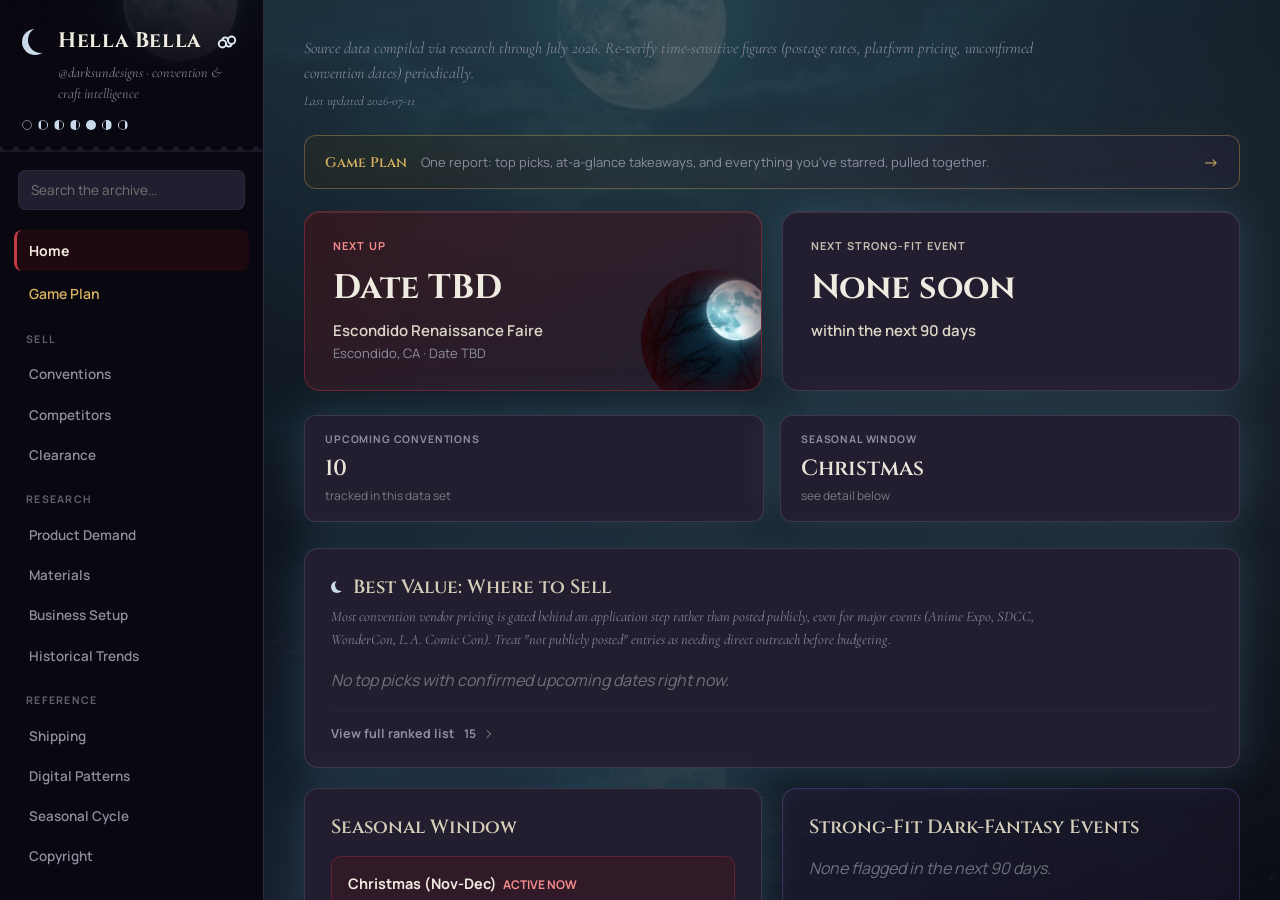
<file: index.html>
<!DOCTYPE html>
<html lang="en">
<head>
<meta charset="UTF-8" />
<meta name="viewport" content="width=device-width, initial-scale=1.0" />
<title>Hella Bella Dashboard</title>
<link rel="manifest" href="manifest.json" />
<meta name="theme-color" content="#09070f" />
<link rel="icon" href="icons/icon-192.png" />
<link rel="apple-touch-icon" href="icons/icon-192.png" />
<meta name="apple-mobile-web-app-capable" content="yes" />
<meta name="apple-mobile-web-app-status-bar-style" content="black-translucent" />
<meta name="apple-mobile-web-app-title" content="Hella Bella" />
<link rel="preconnect" href="https://fonts.googleapis.com" />
<link href="https://fonts.googleapis.com/css2?family=Cinzel:wght@500;600;700&family=Manrope:wght@400;500;600;700;800&family=Cormorant+Garamond:ital,wght@0,500;1,500;1,600&display=swap" rel="stylesheet" />
<link rel="stylesheet" href="css/style.css" />
</head>
<body>
  <div class="app-shell">
    <div id="mobile-backdrop" class="mobile-backdrop"></div>

    <aside id="sidebar" class="sidebar">
      <div class="sidebar-brand">
        <div class="sidebar-brand-bg"></div>
        <div class="sidebar-brand-scrim"></div>
        <div class="sidebar-brand-inner">
          <div class="brand-row">
            <div class="brand-logo"><span></span><span></span></div>
            <div class="brand-wordmark">Hella Bella</div>
            <span class="cancer-glyph" title="Cancer zodiac symbol">
              <svg width="22" height="16" viewBox="0 0 24 16" fill="none" stroke="currentColor" stroke-width="2" stroke-linecap="round" role="img" aria-label="Cancer zodiac symbol">
                <circle cx="7" cy="10" r="4"/>
                <path d="M7 6 C 7 2, 13 2, 13 6"/>
                <circle cx="17" cy="6" r="4"/>
                <path d="M17 10 C 17 14, 11 14, 11 10"/>
              </svg>
            </span>
          </div>
          <div class="brand-tagline">@darksundesigns &middot; convention &amp; craft intelligence</div>
        </div>
      </div>

      <div class="moon-phase-strip">
        <span class="phase-new"></span>
        <span class="phase-1"></span>
        <span class="phase-2"></span>
        <span class="phase-3"></span>
        <span class="phase-full"></span>
        <span class="phase-4"></span>
        <span class="phase-5"></span>
      </div>
      <div class="scallop-divider"></div>

      <div class="sidebar-search">
        <input type="search" id="global-search" placeholder="Search the archive..." autocomplete="off" role="combobox" aria-autocomplete="list" aria-expanded="false" aria-controls="search-results" />
        <div id="search-results" class="search-results" role="listbox" hidden></div>
      </div>

      <nav id="sidebar-nav" class="sidebar-nav"></nav>
    </aside>

    <main class="main-area">
      <div id="mobile-topbar" class="mobile-topbar">
        <button id="nav-toggle" class="hamburger" aria-label="Toggle navigation" aria-expanded="false">
          <span></span><span></span><span></span>
        </button>
        <div class="mobile-wordmark">Hella Bella</div>
      </div>

      <a id="ticker" class="ticker" href="#/conventions" hidden>
        <span class="ticker-icon"><span></span><span></span></span>
        <span id="ticker-text" class="ticker-text"></span>
      </a>
      <div class="scallop-divider-thin"></div>

      <div id="content" class="content">
        <p class="loading-note">Summoning the archive&hellip;</p>
      </div>

      <footer class="site-footer">
        <p>Personal research tool &middot; data lives in <code>data/dashboard_data.json</code></p>
      </footer>
    </main>
  </div>

  <script type="module" src="js/app.js"></script>
</body>
</html>
</file>
<file: css/style.css>
/* ==========================================================================
   Hella Bella Dashboard -- dark gothic / moonlit theme
   Single theme by design (no light mode) -- Cancer zodiac / moon / calm water motifs
   ========================================================================== */

:root {
  /* Base surfaces */
  --bg-scrim-top: oklch(0.13 0.018 295 / 0.78);
  --bg-scrim-bottom: oklch(0.13 0.018 295 / 0.86);
  --sidebar-bg: oklch(0.135 0.02 300);
  --panel-bg: oklch(0.25 0.032 296);
  --card-bg: oklch(0.28 0.035 293);
  --topbar-bg: oklch(0.155 0.022 300 / 0.95);

  --border: oklch(0.45 0.05 290 / 0.5);
  --border-soft: oklch(0.34 0.045 290 / 0.5);
  --border-faint: oklch(0.34 0.045 290 / 0.3);

  /* Text */
  --text-heading: oklch(0.94 0.015 85);
  --text-title: oklch(0.92 0.015 85);
  --text-body: oklch(0.8 0.02 85);
  --text-secondary: oklch(0.65 0.025 280);
  --text-muted: oklch(0.62 0.025 280);
  --text-faint: oklch(0.55 0.02 280);
  --text-faintest: oklch(0.5 0.02 280);

  /* Accents */
  --crimson: oklch(0.55 0.17 20);
  --crimson-light: oklch(0.75 0.13 20);
  --crimson-mid: oklch(0.68 0.11 20);
  --purple: oklch(0.64 0.15 300);
  --purple-dark: oklch(0.55 0.14 300);
  --gold: oklch(0.78 0.11 85);
  --moonlight: oklch(0.88 0.03 250);
  --moonlight-bright: oklch(0.94 0.02 250);
  --teal-link: oklch(0.68 0.1 155);

  /* Confidence / status */
  --conf-high: oklch(0.65 0.09 200);
  --conf-medium: oklch(0.75 0.12 70);
  --conf-low: oklch(0.62 0.12 15);
  --conf-unknown: oklch(0.55 0.02 280);

  /* Category tags */
  --cat-anime: oklch(0.68 0.13 300);
  --cat-comics: oklch(0.68 0.13 250);
  --cat-general: oklch(0.65 0.02 280);
  --cat-multi: oklch(0.7 0.11 85);
  --cat-renfaire: oklch(0.62 0.13 145);
  --cat-horror: oklch(0.6 0.15 20);

  /* Type */
  --font-display: 'Cinzel', serif;
  --font-body: 'Manrope', sans-serif;
  --font-accent: 'Cormorant Garamond', serif;

  color-scheme: dark;
}

* { box-sizing: border-box; }

html, body {
  height: 100%;
  margin: 0;
  padding: 0;
}

body {
  font-family: var(--font-body);
  color: var(--text-body);
  line-height: 1.5;
  overflow: hidden;
}

a { color: var(--teal-link); text-decoration: none; }
a:hover { text-decoration: underline; }

.sr-only {
  position: absolute;
  width: 1px; height: 1px;
  overflow: hidden;
  clip: rect(0 0 0 0);
}

/* ==========================================================================
   App shell
   ========================================================================== */

.app-shell {
  display: flex;
  width: 100vw;
  height: 100vh;
  overflow: hidden;
  background:
    radial-gradient(ellipse 140% 90% at 50% 0%, oklch(0.55 0.06 235 / 0.4), transparent 72%),
    radial-gradient(ellipse 120% 85% at 12% 105%, oklch(0.5 0.07 250 / 0.28), transparent 75%),
    radial-gradient(ellipse 110% 75% at 90% 55%, oklch(0.55 0.05 220 / 0.22), transparent 72%),
    linear-gradient(var(--bg-scrim-top), var(--bg-scrim-bottom)),
    center / cover no-repeat fixed url('../assets/moon-lake.jpg');
}

.mobile-backdrop {
  display: none;
  position: fixed;
  inset: 0;
  background: oklch(0.05 0 0 / 0.55);
  z-index: 40;
}
.mobile-backdrop.open { display: block; }

/* ==========================================================================
   Sidebar
   ========================================================================== */

.sidebar {
  position: relative;
  width: 264px;
  flex-shrink: 0;
  height: 100vh;
  background: var(--sidebar-bg);
  display: flex;
  flex-direction: column;
  border-right: 1px solid var(--border);
}

.sidebar-brand {
  position: relative;
  padding: 26px 22px 16px 22px;
  overflow: hidden;
}
.sidebar-brand-bg {
  position: absolute;
  inset: 0;
  opacity: 0.28;
  background: center/cover no-repeat url('../assets/moon-trees.jpg');
}
.sidebar-brand-scrim {
  position: absolute;
  inset: 0;
  background: linear-gradient(180deg, oklch(0.135 0.02 300 / 0.55) 0%, var(--sidebar-bg) 88%);
}
.sidebar-brand-inner { position: relative; }

.brand-row { display: flex; align-items: center; gap: 10px; }

.brand-logo {
  position: relative;
  width: 26px;
  height: 26px;
  flex-shrink: 0;
}
.brand-logo span:first-child {
  position: absolute; inset: 0;
  border-radius: 50%;
  background: var(--moonlight);
}
.brand-logo span:last-child {
  position: absolute; top: -2px; left: 6px;
  width: 26px; height: 26px;
  border-radius: 50%;
  background: var(--sidebar-bg);
}

.brand-wordmark {
  font-family: var(--font-display);
  font-weight: 700;
  font-size: 21px;
  letter-spacing: 0.03em;
  color: var(--text-heading);
}

.cancer-glyph {
  display: inline-flex;
  align-items: center;
  margin-left: 4px;
  flex-shrink: 0;
  color: var(--moonlight-bright);
}

.brand-tagline {
  font-family: var(--font-accent);
  font-style: italic;
  font-size: 14px;
  color: oklch(0.62 0.03 280);
  margin-top: 4px;
  padding-left: 36px;
}

.moon-phase-strip {
  display: flex;
  gap: 6px;
  padding: 0 22px 16px 22px;
}
.moon-phase-strip span {
  width: 10px; height: 10px;
  border-radius: 50%;
  border: 1px solid oklch(0.88 0.03 250 / 0.55);
}
.phase-new { background: transparent; }
.phase-1 { background: linear-gradient(90deg, var(--moonlight) 22%, transparent 22%); }
.phase-2 { background: linear-gradient(90deg, var(--moonlight) 45%, transparent 45%); }
.phase-3 { background: linear-gradient(90deg, var(--moonlight) 68%, transparent 68%); }
.phase-full { background: var(--moonlight); border-color: oklch(0.88 0.03 250 / 0.7); }
.phase-4 { background: linear-gradient(270deg, var(--moonlight) 68%, transparent 68%); }
.phase-5 { background: linear-gradient(270deg, var(--moonlight) 30%, transparent 30%); }

.scallop-divider {
  height: 6px;
  background-image: radial-gradient(circle at 8px -3px, transparent 7px, oklch(0.34 0.045 290 / 0.4) 8px);
  background-size: 16px 8px;
  background-repeat: repeat-x;
  margin-bottom: 2px;
}
.scallop-divider-thin {
  height: 5px;
  background-image: radial-gradient(circle at 8px -3px, transparent 7px, var(--border) 8px);
  background-size: 16px 7px;
  background-repeat: repeat-x;
}

.sidebar-search { padding: 16px 18px; position: relative; }

.sidebar-nav {
  flex: 1;
  overflow-y: auto;
  padding: 4px 14px 20px 14px;
}

.nav-link {
  display: block;
  padding: 10px 12px;
  margin-bottom: 2px;
  border-radius: 8px;
  font-size: 14px;
  font-weight: 600;
  cursor: pointer;
  color: var(--text-secondary);
  border-left: 3px solid transparent;
  text-decoration: none;
}
.nav-link:hover { color: var(--text-title); text-decoration: none; }
.nav-link.active {
  font-weight: 700;
  background: oklch(0.3 0.1 20 / 0.3);
  color: oklch(0.94 0.02 85);
  border-left: 3px solid var(--crimson);
}
.nav-link-gameplan { color: var(--gold); }
.nav-link-gameplan.active { border-left-color: var(--gold); }
.nav-group { margin-top: 18px; }
.nav-group-label {
  font-size: 10.5px;
  font-weight: 700;
  letter-spacing: 0.12em;
  text-transform: uppercase;
  color: var(--text-faintest);
  padding: 0 12px 8px 12px;
}
.nav-group .nav-link { font-size: 13.5px; padding: 9px 12px; }

/* ==========================================================================
   Search (shared: sidebar dropdown)
   ========================================================================== */

#global-search {
  width: 100%;
  background: var(--panel-bg);
  border: 1px solid var(--border-soft);
  border-radius: 8px;
  padding: 10px 12px;
  font-family: var(--font-body);
  font-size: 13.5px;
  color: var(--text-title);
  outline: none;
}

.search-results {
  position: absolute;
  left: 18px; right: 18px; top: 56px;
  z-index: 60;
  background: var(--panel-bg);
  border: 1px solid oklch(0.4 0.06 290);
  border-radius: 10px;
  box-shadow: 0 12px 32px oklch(0.05 0 0 / 0.55);
  max-height: 360px;
  overflow-y: auto;
}

.search-result {
  display: block;
  padding: 11px 14px;
  border-bottom: 1px solid var(--border-faint);
  cursor: pointer;
  color: inherit;
}
.search-result:last-child { border-bottom: none; }
.search-result:hover, .search-result.active { background: oklch(0.28 0.035 293); text-decoration: none; }
.search-result-section {
  font-size: 10.5px;
  text-transform: uppercase;
  letter-spacing: 0.06em;
  color: var(--purple);
  font-weight: 700;
}
.search-result-title { font-size: 13.5px; color: var(--text-title); margin-top: 2px; }
.search-result-subtitle { font-size: 12px; color: var(--text-muted); margin-top: 1px; }
.search-result-empty {
  padding: 14px;
  font-size: 13px;
  color: var(--text-faint);
  font-style: italic;
  font-family: var(--font-accent);
}

/* ==========================================================================
   Main area / mobile topbar / ticker
   ========================================================================== */

.main-area {
  flex: 1;
  overflow-y: auto;
  position: relative;
}

.mobile-topbar {
  display: none;
  position: sticky;
  top: 0;
  z-index: 20;
  align-items: center;
  gap: 12px;
  padding: 14px 18px;
  background: var(--topbar-bg);
  backdrop-filter: blur(6px);
  border-bottom: 1px solid var(--border);
}

.hamburger {
  display: flex;
  flex-direction: column;
  gap: 4px;
  cursor: pointer;
  padding: 4px;
  background: none;
  border: none;
}
.hamburger span {
  width: 20px; height: 2px;
  background: oklch(0.85 0.03 90);
  display: block;
}

.mobile-wordmark {
  font-family: var(--font-display);
  font-weight: 700;
  font-size: 16px;
  color: var(--text-heading);
}

.ticker {
  display: flex;
  align-items: center;
  gap: 10px;
  padding: 11px 32px;
  background: linear-gradient(90deg, oklch(0.3 0.06 200 / 0.3), oklch(0.24 0.07 300 / 0.3));
  text-decoration: none;
  color: inherit;
}
.ticker:hover { text-decoration: none; }
.ticker-icon {
  position: relative;
  width: 13px; height: 13px;
  flex-shrink: 0;
}
.ticker-icon span:first-child {
  position: absolute; inset: 0;
  border-radius: 50%;
  background: var(--moonlight);
  box-shadow: 0 0 8px oklch(0.88 0.03 250 / 0.6);
}
.ticker-icon span:last-child {
  position: absolute; top: -1px; left: 3px;
  width: 13px; height: 13px;
  border-radius: 50%;
  background: oklch(0.16 0.03 210);
}
.ticker-text { font-size: 13px; color: oklch(0.85 0.03 90); letter-spacing: 0.01em; }

.content {
  padding: 36px 40px 60px 40px;
  max-width: 1100px;
}

/* ==========================================================================
   Page heading + intro copy
   ========================================================================== */

h1 {
  font-family: var(--font-display);
  font-size: 32px;
  font-weight: 600;
  letter-spacing: 0.02em;
  color: var(--text-heading);
  margin: 0 0 18px 0;
}
h2 {
  font-family: var(--font-display);
  font-size: 19px;
  font-weight: 600;
  color: oklch(0.85 0.03 90);
  margin: 0 0 14px 0;
}
h3 {
  font-family: var(--font-display);
  font-size: 16px;
  font-weight: 600;
  color: var(--text-title);
  margin: 0;
}

.meta-note {
  font-family: var(--font-accent);
  font-style: italic;
  font-size: 16px;
  line-height: 1.6;
  color: oklch(0.62 0.03 280);
  max-width: 760px;
  margin: 0 0 24px 0;
}
.last-updated { display: block; margin-top: 4px; font-size: 13px; }
.meta-note-tight { margin-bottom: 0; font-size: 14.5px; }
.empty-note { color: var(--text-faint); font-style: italic; }

/* ==========================================================================
   Panels / sections
   ========================================================================== */

.panel {
  background: var(--panel-bg);
  border: 1px solid var(--border);
  border-radius: 14px;
  padding: 24px 26px;
  margin-bottom: 20px;
  filter: drop-shadow(0 0 20px oklch(0.62 0.07 235 / 0.28));
}
.panel-highlight {
  background: oklch(0.25 0.06 300 / 0.35);
  border-color: oklch(0.5 0.14 300 / 0.4);
  filter: none;
}
.panel-warning {
  background: oklch(0.3 0.1 20 / 0.25);
  border-color: oklch(0.5 0.16 18 / 0.5);
  filter: none;
}

/* ==========================================================================
   Home: hero cards
   ========================================================================== */

.hero-row { display: flex; gap: 20px; margin-bottom: 24px; flex-wrap: wrap; }

.hero-card {
  position: relative;
  overflow: hidden;
  flex: 1;
  min-width: 280px;
  border-radius: 16px;
  padding: 26px 28px;
  box-shadow: inset 0 1px 0 oklch(0.88 0.03 250 / 0.12);
}
.hero-card-next {
  background: linear-gradient(160deg, oklch(0.27 0.09 20 / 0.55), var(--panel-bg));
  border: 1px solid oklch(0.5 0.16 18 / 0.5);
}
.hero-card-strong {
  background: linear-gradient(160deg, oklch(0.3 0.09 300 / 0.4), var(--panel-bg));
  border: 1px solid oklch(0.55 0.14 300 / 0.5);
  filter: drop-shadow(0 0 22px oklch(0.62 0.08 300 / 0.3));
}
.hero-card-empty { background: var(--panel-bg); border: 1px solid var(--border); filter: drop-shadow(0 0 20px oklch(0.62 0.07 235 / 0.28)); }

.hero-photo-circle {
  position: absolute;
  right: -20px; bottom: -20px;
  width: 140px; height: 140px;
  border-radius: 50%;
  overflow: hidden;
}
.hero-photo-circle img { width: 100%; height: 100%; object-fit: cover; display: block; }
.hero-photo-circle::after {
  content: '';
  position: absolute; inset: 0;
  pointer-events: none;
}
.hero-photo-circle.tint-crimson::after { background: radial-gradient(circle, transparent 30%, oklch(0.24 0.08 20 / 0.85) 85%); }
.hero-photo-circle.tint-purple::after { background: radial-gradient(circle, transparent 30%, oklch(0.2 0.06 300 / 0.85) 85%); }

.hero-body { position: relative; }
.hero-label { font-size: 11px; font-weight: 700; letter-spacing: 0.1em; text-transform: uppercase; }
.hero-card-next .hero-label { color: var(--crimson-light); }
.hero-card-strong .hero-label { color: var(--gold); }
.hero-value { font-family: var(--font-display); font-size: 34px; font-weight: 700; color: var(--text-heading); margin-top: 8px; }
.hero-name { font-size: 15px; color: oklch(0.88 0.02 85); margin-top: 6px; font-weight: 600; }
.hero-meta { font-size: 13px; color: var(--text-secondary); margin-top: 2px; }

/* ==========================================================================
   Home: stat chips
   ========================================================================== */

.stat-chip-row { display: flex; gap: 16px; margin-bottom: 26px; flex-wrap: wrap; }
.stat-chip {
  flex: 1;
  min-width: 200px;
  background: var(--panel-bg);
  border: 1px solid var(--border);
  filter: drop-shadow(0 0 20px oklch(0.62 0.07 235 / 0.28));
  border-radius: 12px;
  padding: 16px 20px;
}
.stat-chip-label { font-size: 10.5px; font-weight: 700; letter-spacing: 0.08em; text-transform: uppercase; color: var(--text-secondary); }
.stat-chip-value { font-family: var(--font-display); font-size: 22px; font-weight: 600; color: var(--text-title); margin-top: 4px; }
.stat-chip-caption { font-size: 12px; color: oklch(0.58 0.02 280); margin-top: 2px; }

/* ==========================================================================
   Home: Best Value panel
   ========================================================================== */

.value-heading { display: flex; align-items: center; gap: 10px; margin: 0 0 4px 0; }
.value-heading-icon {
  position: relative;
  width: 12px; height: 12px;
  display: inline-block;
  flex-shrink: 0;
}
.value-heading-icon span:first-child { position: absolute; inset: 0; border-radius: 50%; background: var(--moonlight); }
.value-heading-icon span:last-child { position: absolute; top: -1.5px; left: 3.5px; width: 12px; height: 12px; border-radius: 50%; background: var(--panel-bg); }

.value-grid { display: grid; grid-template-columns: 1fr 1fr; gap: 28px; margin-top: 18px; }
.value-col-heading {
  font-family: var(--font-body);
  font-size: 13px;
  font-weight: 700;
  letter-spacing: 0.04em;
  text-transform: uppercase;
  color: oklch(0.7 0.03 280);
  margin: 0 0 12px 0;
}
.value-list { list-style: none; padding: 0; margin: 0; display: flex; flex-direction: column; gap: 12px; }
.value-list-item { border-left: 3px solid var(--conf-unknown); padding: 2px 0 2px 12px; }
.value-list-name { font-size: 14px; font-weight: 700; color: var(--text-title); }
.value-list-cost { font-size: 12px; color: var(--crimson-mid); font-weight: 600; margin-top: 1px; }
.value-list-reason { font-size: 12.5px; color: var(--text-muted); margin-top: 3px; line-height: 1.5; }

/* Condensed "next 4-6 upcoming" comparison rows, above the full ranked value-grid */
.bestvalue-condensed { display: flex; flex-direction: column; gap: 12px; margin: 16px 0 4px 0; }
.bestvalue-row { border-left: 3px solid var(--border-faint); padding: 6px 0 6px 12px; }
.bestvalue-row-main { display: flex; align-items: center; gap: 10px; flex-wrap: wrap; }
.bestvalue-name { font-size: 14px; font-weight: 700; color: var(--text-title); }
.bestvalue-days { margin-left: auto; font-size: 12px; font-weight: 700; color: var(--purple); white-space: nowrap; }
.bestvalue-row-meta { display: flex; align-items: center; gap: 8px; margin-top: 4px; flex-wrap: wrap; }
.bestvalue-cost { font-size: 12.5px; font-weight: 600; color: var(--crimson-mid); }
.bestvalue-reason { font-size: 12.5px; color: var(--text-muted); margin-top: 4px; line-height: 1.5; }

.badge-pick-current { background: oklch(0.55 0.17 20 / 0.18); color: var(--crimson-light); border-color: oklch(0.55 0.17 20 / 0.4); }
.badge-pick-dark-fantasy { background: oklch(0.64 0.15 300 / 0.18); color: var(--purple); border-color: oklch(0.64 0.15 300 / 0.4); }

.bestvalue-expand { margin-top: 18px; }
.bestvalue-expand > summary {
  display: flex;
  align-items: center;
  gap: 10px;
  cursor: pointer;
  list-style: none;
  font-size: 12.5px;
  font-weight: 700;
  color: var(--text-secondary);
  padding-top: 14px;
  border-top: 1px solid var(--border-faint);
}
.bestvalue-expand > summary::-webkit-details-marker { display: none; }
.bestvalue-expand .value-grid { margin-top: 18px; }

/* ==========================================================================
   Home: seasonal / strong-fit two-column row
   ========================================================================== */

.two-col-row { display: flex; gap: 20px; flex-wrap: wrap; margin-bottom: 22px; }
.two-col-row > .panel { flex: 1; min-width: 320px; margin-bottom: 0; }

.season-callout {
  border-radius: 10px;
  padding: 14px 16px;
  margin-bottom: 10px;
}
.season-active {
  background: oklch(0.3 0.09 20 / 0.3);
  border: 1px solid oklch(0.5 0.16 18 / 0.4);
}
.season-active strong { color: var(--text-heading); font-size: 14.5px; }
.season-active-tag { color: var(--crimson-light); font-size: 12px; font-weight: 700; margin-left: 6px; }
.season-prep {
  background: var(--card-bg);
}
.season-prep strong { color: var(--text-title); font-size: 13.5px; }
.season-prep-tag { color: var(--conf-medium); font-size: 11.5px; margin-left: 6px; }
.season-detail { font-size: 12.5px; color: var(--text-muted); margin-top: 6px; }
.season-tip { font-size: 12.5px; color: var(--text-muted); margin-top: 4px; font-style: italic; }

.strongfit-list { display: flex; flex-direction: column; gap: 10px; }
.strongfit-item { border-bottom: 1px solid var(--border-faint); padding-bottom: 10px; }
.strongfit-item:last-child { border-bottom: none; padding-bottom: 0; }
.strongfit-name { font-size: 14px; font-weight: 700; color: var(--text-title); }
.strongfit-days { font-weight: 600; color: var(--purple); font-size: 12px; }
.strongfit-meta { font-size: 12px; color: var(--text-muted); margin-top: 2px; }

/* ==========================================================================
   Home: Next Up list
   ========================================================================== */

.next-up-list { display: flex; flex-direction: column; gap: 2px; }
.next-up-row {
  display: flex;
  align-items: center;
  justify-content: space-between;
  gap: 16px;
  padding: 12px 4px;
  border-bottom: 1px solid var(--border-faint);
}
.next-up-row:last-child { border-bottom: none; }
.next-up-name { font-size: 14px; font-weight: 700; color: var(--text-title); display: flex; align-items: center; gap: 8px; flex-wrap: wrap; }
.next-up-meta { font-size: 12px; color: var(--text-muted); margin-top: 2px; }
.next-up-days { font-size: 12.5px; font-weight: 700; color: var(--purple); white-space: nowrap; }

.link-more {
  display: inline-block;
  margin-top: 16px;
  font-size: 13px;
  font-weight: 700;
  color: var(--teal-link);
  cursor: pointer;
}
.link-more-inline { margin-top: 0; white-space: nowrap; }

/* ==========================================================================
   Filter bar (inputs / selects / checkbox)
   ========================================================================== */

.filter-bar {
  display: flex;
  gap: 12px;
  flex-wrap: wrap;
  margin-bottom: 8px;
  align-items: center;
}
.filter-field { display: flex; flex-direction: column; gap: 0; }
.filter-field-text { flex: 1; min-width: 200px; }
.filter-field span:not(.sr-only) { display: none; }

.filter-bar input[type="search"],
.filter-bar select,
.filter-field input[type="search"],
.filter-field select {
  background: var(--panel-bg);
  border: 1px solid var(--border-soft);
  border-radius: 8px;
  padding: 10px 12px;
  color: var(--text-title);
  font-family: var(--font-body);
  font-size: 13px;
  outline: none;
}
.filter-field-text input { width: 100%; min-width: 200px; font-size: 13.5px; }

.filter-field-checkbox {
  flex-direction: row;
  align-items: center;
  gap: 7px;
  font-size: 13px;
  color: oklch(0.75 0.02 280);
  padding: 0 6px;
}
.filter-field-checkbox input { width: auto; }

.results-count { font-size: 12.5px; color: var(--text-faint); margin-bottom: 16px; }

/* ==========================================================================
   Cards (grid: conventions, competitors, patterns, seasonal, clearance)
   ========================================================================== */

.card-grid { display: grid; grid-template-columns: repeat(auto-fill, minmax(280px, 1fr)); gap: 18px; margin-top: 0.75rem; }

.card {
  position: relative;
  background: var(--card-bg);
  border: 1px solid var(--border);
  border-radius: 12px;
  padding: 20px 22px;
  box-shadow: inset 0 1px 0 oklch(0.88 0.03 250 / 0.1);
  filter: drop-shadow(0 0 18px oklch(0.62 0.07 235 / 0.22));
  transition: transform 0.18s ease, box-shadow 0.18s ease;
}
.card:hover {
  transform: translateY(-3px);
  box-shadow: 0 16px 34px oklch(0.05 0 0 / 0.45), inset 0 1px 0 oklch(0.88 0.03 250 / 0.18);
}
.card-strong-fit {
  border-color: oklch(0.55 0.14 300 / 0.6);
  filter: drop-shadow(0 0 18px oklch(0.62 0.08 300 / 0.32));
}
.card-season-active {
  background: linear-gradient(160deg, oklch(0.3 0.09 20 / 0.35), var(--card-bg));
  border-color: oklch(0.55 0.16 18 / 0.5);
  filter: drop-shadow(0 0 18px oklch(0.68 0.1 20 / 0.3));
}
.card-past { opacity: 0.55; }
.card-warning {
  background: oklch(0.3 0.1 20 / 0.25);
  border-color: oklch(0.5 0.16 18 / 0.5);
}

.card-header { display: flex; align-items: flex-start; justify-content: space-between; gap: 10px; }
.card-meta { font-size: 12.5px; color: var(--text-secondary); margin-top: 8px; }
.card-meta:first-of-type { margin-top: 8px; }
.card-note { font-size: 13px; line-height: 1.55; color: var(--text-body); margin: 12px 0 0 0; }
.card-price { font-weight: 700; color: var(--crimson-mid); margin-top: 2px; font-size: 17px; }
.card-tags { display: flex; gap: 6px; flex-wrap: wrap; margin-top: 10px; }

.competitor-list { display: flex; flex-direction: column; gap: 12px; }
.competitor-price { font-size: 13px; font-weight: 700; color: var(--crimson-mid); }
.competitor-niche { color: var(--purple); }

/* ==========================================================================
   Disclosures ("Vendor Details" + finding rows) -- native <details>
   ========================================================================== */

.vendor-details {
  margin-top: 14px;
  padding-top: 12px;
  border-top: 1px solid var(--border);
}
.vendor-details > summary {
  display: flex;
  align-items: center;
  justify-content: space-between;
  cursor: pointer;
  list-style: none;
  font-size: 12px;
  font-weight: 700;
  letter-spacing: 0.04em;
  text-transform: uppercase;
  color: var(--text-secondary);
}
.vendor-details > summary::-webkit-details-marker { display: none; }
.vendor-details .chevron {
  width: 6px; height: 6px;
  border-right: 1.5px solid var(--text-faint);
  border-bottom: 1.5px solid var(--text-faint);
  transform: rotate(-45deg);
  transition: transform 0.15s ease;
  flex-shrink: 0;
}
.vendor-details[open] .chevron { transform: rotate(225deg); }

.vendor-details-body { margin-top: 12px; display: flex; flex-direction: column; gap: 10px; }
.vendor-details-row { display: flex; align-items: center; justify-content: space-between; flex-wrap: wrap; gap: 8px; }
.vendor-details-tags { display: flex; gap: 6px; flex-wrap: wrap; }
.app-window-box {
  background: oklch(0.155 0.022 300 / 0.5);
  border-radius: 8px;
  padding: 10px 12px;
  font-size: 12px;
  color: var(--text-secondary);
  line-height: 1.6;
}
.app-window-box strong { color: oklch(0.8 0.02 85); }

/* At-a-Glance synthesis box (research pages) */
.at-a-glance {
  background: linear-gradient(160deg, oklch(0.3 0.08 85 / 0.16), var(--panel-bg));
  border: 1px solid oklch(0.78 0.11 85 / 0.35);
  border-radius: 14px;
  padding: 20px 24px;
  margin-bottom: 20px;
  filter: drop-shadow(0 0 18px oklch(0.7 0.09 85 / 0.15));
}
.at-a-glance-label {
  font-family: var(--font-display);
  font-size: 16px;
  font-weight: 600;
  color: var(--gold);
  display: flex;
  align-items: center;
  gap: 9px;
  flex-wrap: wrap;
  margin-bottom: 10px;
}
.at-a-glance-icon { position: relative; width: 12px; height: 12px; display: inline-block; flex-shrink: 0; }
.at-a-glance-icon span:first-child { position: absolute; inset: 0; border-radius: 50%; background: var(--gold); }
.at-a-glance-icon span:last-child { position: absolute; top: -1.5px; left: 3.5px; width: 12px; height: 12px; border-radius: 50%; background: oklch(0.22 0.04 90); }
.at-a-glance-tag {
  font-family: var(--font-accent);
  font-style: italic;
  font-size: 13px;
  font-weight: 500;
  color: var(--text-muted);
  text-transform: none;
}
.at-a-glance-list { margin: 0; padding: 0 0 0 2px; list-style: none; display: flex; flex-direction: column; gap: 8px; }
.at-a-glance-list li {
  font-size: 13.5px;
  line-height: 1.55;
  color: oklch(0.88 0.02 85);
  display: flex;
  gap: 10px;
  align-items: flex-start;
}
.at-a-glance-list li::before {
  content: '';
  width: 5px; height: 5px;
  margin-top: 8px;
  border-radius: 50%;
  background: var(--gold);
  flex-shrink: 0;
}

/* Whole-section disclosure on research pages -- collapsed by default so pages
   read as a list of topics + counts rather than a wall of findings. */
.research-section > summary {
  display: flex;
  align-items: center;
  justify-content: space-between;
  gap: 12px;
  cursor: pointer;
  list-style: none;
}
.research-section > summary::-webkit-details-marker { display: none; }
.research-section > summary h2 { margin: 0; }
.research-section-count {
  display: flex;
  align-items: center;
  gap: 8px;
  font-size: 12px;
  font-weight: 700;
  color: var(--text-secondary);
  white-space: nowrap;
  flex-shrink: 0;
}
.research-section-count .chevron {
  width: 6px; height: 6px;
  border-right: 1.5px solid var(--text-faint);
  border-bottom: 1.5px solid var(--text-faint);
  transform: rotate(-45deg);
  transition: transform 0.15s ease;
}
.research-section[open] .research-section-count .chevron,
.bestvalue-expand[open] .research-section-count .chevron { transform: rotate(225deg); }
.research-section-body { margin-top: 16px; }

/* Game Plan page */
.gameplan-banner {
  display: flex;
  align-items: center;
  gap: 14px;
  background: linear-gradient(120deg, oklch(0.3 0.08 85 / 0.18), oklch(0.25 0.06 300 / 0.3));
  border: 1px solid oklch(0.78 0.11 85 / 0.35);
  border-radius: 12px;
  padding: 14px 20px;
  margin-bottom: 22px;
  text-decoration: none;
  filter: drop-shadow(0 0 18px oklch(0.7 0.09 85 / 0.12));
}
.gameplan-banner-label {
  font-family: var(--font-display);
  font-size: 14px;
  font-weight: 600;
  color: var(--gold);
  flex-shrink: 0;
}
.gameplan-banner-text { font-size: 13px; color: var(--text-secondary); flex: 1; }
.gameplan-banner-arrow { color: var(--gold); font-size: 16px; flex-shrink: 0; }
.gameplan-section-header { display: flex; align-items: center; justify-content: space-between; gap: 12px; flex-wrap: wrap; margin-bottom: 14px; }
.gameplan-section-header h2 { margin: 0; }
.gameplan-strongfit { margin-top: 18px; padding-top: 14px; border-top: 1px solid var(--border-faint); }
.gameplan-strongfit-label { font-size: 11px; font-weight: 700; letter-spacing: 0.06em; text-transform: uppercase; color: var(--text-faint); margin-bottom: 10px; }
.gameplan-starred-group { margin-bottom: 22px; }
.gameplan-starred-group:last-child { margin-bottom: 0; }
.gameplan-starred-group-header { display: flex; align-items: center; justify-content: space-between; gap: 12px; margin-bottom: 10px; }
.gameplan-starred-group-header h3 { margin: 0; }

.view-tabs { display: flex; gap: 8px; margin: 4px 0 20px 0; flex-wrap: wrap; }
.view-tab {
  font-family: var(--font-body);
  font-size: 13.5px;
  font-weight: 700;
  padding: 8px 16px;
  border-radius: 20px;
  border: 1px solid var(--border-soft);
  background: var(--panel-bg);
  color: var(--text-secondary);
  cursor: pointer;
  display: flex;
  align-items: center;
  gap: 7px;
  transition: background 0.15s ease, color 0.15s ease, border-color 0.15s ease;
}
.view-tab:hover { color: var(--text-title); border-color: var(--border); }
.view-tab.active {
  background: oklch(0.3 0.1 20 / 0.3);
  border-color: var(--crimson);
  color: oklch(0.94 0.02 85);
}
.view-tab-count {
  font-size: 11px;
  font-weight: 700;
  background: oklch(0.65 0.02 280 / 0.2);
  color: var(--text-faint);
  border-radius: 20px;
  padding: 1px 7px;
}
.view-tab.active .view-tab-count { background: oklch(0.88 0.03 250 / 0.2); color: oklch(0.94 0.02 85); }

.applied-toggle {
  display: block;
  width: 100%;
  margin-top: 12px;
  padding: 8px 12px;
  border-radius: 8px;
  font-family: var(--font-body);
  font-size: 12.5px;
  font-weight: 700;
  cursor: pointer;
  text-align: center;
  border: 1px dashed var(--border-soft);
  background: transparent;
  color: var(--text-secondary);
  transition: background 0.15s ease, color 0.15s ease, border-color 0.15s ease;
}
.applied-toggle:hover { border-color: var(--teal-link); color: var(--teal-link); }
.applied-toggle.applied {
  border-style: solid;
  border-color: var(--teal-link);
  background: oklch(0.65 0.09 200 / 0.15);
  color: var(--teal-link);
}
.card-applied { border-color: oklch(0.65 0.09 200 / 0.6); }

.confidence-filter-bar { display: flex; gap: 8px; margin: 4px 0 24px 0; flex-wrap: wrap; }
.filter-chip {
  font-family: var(--font-body);
  font-size: 12.5px;
  font-weight: 700;
  padding: 6px 14px;
  border-radius: 20px;
  border: 1px solid var(--border-soft);
  background: var(--panel-bg);
  color: var(--text-secondary);
  cursor: pointer;
  transition: background 0.15s ease, color 0.15s ease, border-color 0.15s ease;
}
.filter-chip:hover { color: var(--text-title); border-color: var(--border); }
.filter-chip.active {
  background: oklch(0.3 0.1 20 / 0.3);
  border-color: var(--crimson);
  color: oklch(0.94 0.02 85);
}

.filter-bar-divider { width: 1px; align-self: stretch; background: var(--border-soft); margin: 2px 2px; }

.filter-chip.star-toggle-chip.active {
  background: oklch(0.3 0.25 85 / 0.25);
  border-color: var(--gold);
  color: var(--gold);
}
.star-count { font-weight: 700; }

.finding-groups { display: flex; flex-direction: column; gap: 20px; }
.finding-group-label {
  font-size: 10.5px;
  font-weight: 700;
  letter-spacing: 0.12em;
  text-transform: uppercase;
  color: var(--text-faintest);
  margin-bottom: 8px;
  display: flex;
  align-items: center;
  gap: 6px;
}
.finding-group-count {
  font-weight: 700;
  color: var(--text-faint);
  background: oklch(0.65 0.02 280 / 0.15);
  border-radius: 20px;
  padding: 1px 7px;
  font-size: 10px;
}
.finding-list { display: flex; flex-direction: column; gap: 10px; margin: 0; padding: 0; list-style: none; }
.finding-row-wrap { display: flex; align-items: flex-start; gap: 8px; }
.star-toggle {
  flex-shrink: 0;
  width: 28px;
  height: 28px;
  margin-top: 2px;
  border-radius: 8px;
  border: 1px solid var(--border-soft);
  background: var(--card-bg);
  color: var(--text-faint);
  font-size: 15px;
  line-height: 1;
  cursor: pointer;
  display: flex;
  align-items: center;
  justify-content: center;
  transition: background 0.15s ease, color 0.15s ease, border-color 0.15s ease, transform 0.1s ease;
}
.star-toggle:hover { border-color: var(--gold); color: var(--gold); transform: scale(1.06); }
.star-toggle.starred { background: oklch(0.3 0.25 85 / 0.2); border-color: var(--gold); color: var(--gold); }
.finding-row {
  flex: 1;
  min-width: 0;
  background: var(--card-bg);
  border-radius: 2px 8px 8px 2px;
  padding: 13px 16px;
  cursor: pointer;
  box-shadow: inset 0 1px 0 oklch(0.88 0.03 250 / 0.08);
  transition: background 0.15s ease, box-shadow 0.15s ease;
}
.finding-row:hover {
  background: oklch(0.26 0.035 293);
  box-shadow: 0 8px 22px oklch(0.05 0 0 / 0.35), inset 0 1px 0 oklch(0.88 0.03 250 / 0.12);
}
.finding-row > summary {
  display: flex;
  justify-content: space-between;
  align-items: flex-start;
  gap: 14px;
  list-style: none;
}
.finding-row > summary::-webkit-details-marker { display: none; }
.finding-text { flex: 1; font-size: 15px; line-height: 1.55; color: var(--text-heading); }
.finding-side { display: flex; align-items: center; gap: 8px; flex-shrink: 0; margin-top: 2px; }
.finding-dot { width: 7px; height: 7px; border-radius: 50%; }
.finding-conf-label { font-size: 11px; font-weight: 700; letter-spacing: 0.04em; text-transform: uppercase; white-space: nowrap; }
.finding-row .chevron {
  width: 6px; height: 6px;
  border-right: 1.5px solid var(--text-faintest);
  border-bottom: 1.5px solid var(--text-faintest);
  transform: rotate(-45deg);
  transition: transform 0.15s ease;
  margin-left: 2px;
  flex-shrink: 0;
}
.finding-row[open] .chevron { transform: rotate(225deg); }
.finding-source {
  margin-top: 10px;
  padding-top: 10px;
  border-top: 1px solid var(--border-soft);
  font-size: 12.5px;
  color: var(--text-muted);
}
.finding-source-label {
  text-transform: uppercase;
  letter-spacing: 0.05em;
  font-weight: 700;
  color: var(--text-faintest);
  margin-right: 6px;
}

.conf-high .finding-dot, .conf-high .finding-conf-label, .badge-confidence-high { color: var(--conf-high); }
.conf-medium .finding-dot, .conf-medium .finding-conf-label, .badge-confidence-medium { color: var(--conf-medium); }
.conf-low .finding-dot, .conf-low .finding-conf-label, .badge-confidence-low { color: var(--conf-low); }
.conf-unknown .finding-dot, .conf-unknown .finding-conf-label { color: var(--conf-unknown); }
.conf-high .finding-row, .finding-row.conf-high { border-left: 3px solid var(--conf-high); }
.finding-row.conf-medium { border-left: 3px solid var(--conf-medium); }
.finding-row.conf-low { border-left: 3px solid var(--conf-low); }
.finding-row.conf-unknown { border-left: 3px solid var(--conf-unknown); }
.finding-row .finding-dot { background: currentColor; box-shadow: 0 0 6px currentColor; }

/* ==========================================================================
   Badges
   ========================================================================== */

.badge {
  display: inline-block;
  font-size: 10.5px;
  font-weight: 700;
  letter-spacing: 0.03em;
  padding: 4px 9px;
  border-radius: 20px;
  white-space: nowrap;
  background: oklch(0.65 0.02 280 / 0.18);
  color: var(--conf-unknown);
  border: 1px solid oklch(0.65 0.02 280 / 0.4);
}

.badge-confidence-high, .badge-confirmed { background: oklch(0.65 0.09 200 / 0.18); color: var(--conf-high); border-color: oklch(0.65 0.09 200 / 0.4); }
.badge-confidence-medium { background: oklch(0.75 0.12 70 / 0.18); color: var(--conf-medium); border-color: oklch(0.75 0.12 70 / 0.4); }
.badge-confidence-low, .badge-unconfirmed { background: oklch(0.62 0.12 15 / 0.18); color: var(--conf-low); border-color: oklch(0.62 0.12 15 / 0.4); }

.badge-strong-fit { background: oklch(0.78 0.11 85 / 0.18); color: var(--gold); border-color: oklch(0.78 0.11 85 / 0.4); }
.badge-tag { background: oklch(0.65 0.02 280 / 0.18); color: var(--conf-unknown); border-color: oklch(0.65 0.02 280 / 0.4); }

[class*="badge-cat-"] { text-transform: capitalize; }
.badge-cat-anime { background: oklch(0.68 0.13 300 / 0.18); color: var(--cat-anime); border-color: oklch(0.68 0.13 300 / 0.4); }
.badge-cat-comics { background: oklch(0.68 0.13 250 / 0.18); color: var(--cat-comics); border-color: oklch(0.68 0.13 250 / 0.4); }
.badge-cat-general { background: oklch(0.65 0.02 280 / 0.18); color: var(--cat-general); border-color: oklch(0.65 0.02 280 / 0.4); }
.badge-cat-multi { background: oklch(0.7 0.11 85 / 0.18); color: var(--cat-multi); border-color: oklch(0.7 0.11 85 / 0.4); }
.badge-cat-renfaire { background: oklch(0.62 0.13 145 / 0.18); color: var(--cat-renfaire); border-color: oklch(0.62 0.13 145 / 0.4); }
.badge-cat-horror { background: oklch(0.6 0.15 20 / 0.18); color: var(--cat-horror); border-color: oklch(0.6 0.15 20 / 0.4); }

.days-badge { color: var(--purple); font-weight: 700; font-size: 12px; }

/* ==========================================================================
   Shipping rows
   ========================================================================== */

.shipping-rows { display: flex; flex-direction: column; gap: 14px; }
.shipping-row {
  background: var(--panel-bg);
  border: 1px solid var(--border);
  filter: drop-shadow(0 0 20px oklch(0.62 0.07 235 / 0.28));
  border-radius: 12px;
  padding: 18px 22px;
  display: grid;
  grid-template-columns: 70px 1fr 1fr;
  gap: 16px;
  align-items: start;
}
.shipping-tier-badge {
  background: oklch(0.25 0.06 300 / 0.5);
  color: oklch(0.85 0.05 300);
  font-size: 11px;
  font-weight: 700;
  border-radius: 6px;
  padding: 5px 8px;
  text-align: center;
  height: fit-content;
}
.shipping-examples { font-size: 14px; color: var(--text-title); font-weight: 600; }
.shipping-weight { font-size: 12.5px; color: var(--text-muted); margin-top: 3px; }
.shipping-packaging { font-size: 13px; color: var(--text-body); }
.shipping-packaging a { color: var(--text-body); }
.shipping-cost { color: var(--crimson-mid); font-weight: 700; }
.shipping-ship-cost { font-size: 12.5px; color: var(--text-muted); margin-top: 3px; }

/* ==========================================================================
   Timeline
   ========================================================================== */

.timeline { position: relative; padding-left: 26px; border-left: 2px solid var(--border-soft); list-style: none; margin: 0; }
.timeline-item { position: relative; margin-bottom: 26px; }
.timeline-item:last-child { margin-bottom: 0; }
.timeline-item::before {
  content: '';
  position: absolute; left: -32px; top: 2px;
  width: 11px; height: 11px;
  border-radius: 50%;
  background: var(--gold);
  box-shadow: 0 0 0 3px var(--topbar-bg);
}
.timeline-year { font-family: var(--font-display); font-size: 15px; font-weight: 700; color: var(--gold); }
.timeline-event { font-size: 14.5px; color: var(--text-title); margin-top: 4px; line-height: 1.5; display: flex; align-items: center; gap: 8px; flex-wrap: wrap; }
.timeline-relevance { font-size: 12.5px; color: var(--text-secondary); margin-top: 4px; }
.timeline-source { font-size: 11.5px; color: var(--text-faintest); margin-top: 4px; }

/* ==========================================================================
   Copyright page
   ========================================================================== */

.check-list { display: flex; flex-direction: column; gap: 9px; padding: 0; margin: 0; list-style: none; }
.check-list li { display: flex; gap: 10px; align-items: flex-start; font-size: 14px; color: var(--text-body); line-height: 1.5; }
.check-list li::before {
  content: '';
  width: 6px; height: 6px;
  margin-top: 7px;
  border-radius: 50%;
  background: var(--teal-link);
  flex-shrink: 0;
}
.warning-heading { color: oklch(0.8 0.13 25) !important; }

/* ==========================================================================
   Footer
   ========================================================================== */

.site-footer {
  text-align: center;
  color: var(--text-faint);
  font-size: 12px;
  padding: 8px 1rem 40px;
}

/* ==========================================================================
   Loading
   ========================================================================== */

.loading-note {
  padding: 80px 0;
  text-align: center;
  font-family: var(--font-display);
  color: oklch(0.7 0.05 90);
  font-size: 20px;
  letter-spacing: 0.06em;
}

/* ==========================================================================
   Responsive (<900px): off-canvas sidebar
   ========================================================================== */

@media (max-width: 900px) {
  .sidebar {
    position: fixed;
    top: 0; left: 0;
    height: 100vh;
    width: 280px;
    z-index: 50;
    transform: translateX(-105%);
    transition: transform 0.25s ease;
    box-shadow: 12px 0 40px oklch(0.05 0 0 / 0.6);
  }
  .sidebar.open { transform: translateX(0); }
  .mobile-topbar { display: flex; }
  .content { padding: 24px 20px 48px; }
  .hero-row, .two-col-row { flex-direction: column; }
  .value-grid { grid-template-columns: 1fr; gap: 22px; }
  .shipping-row { grid-template-columns: 1fr; }
}
</file>
